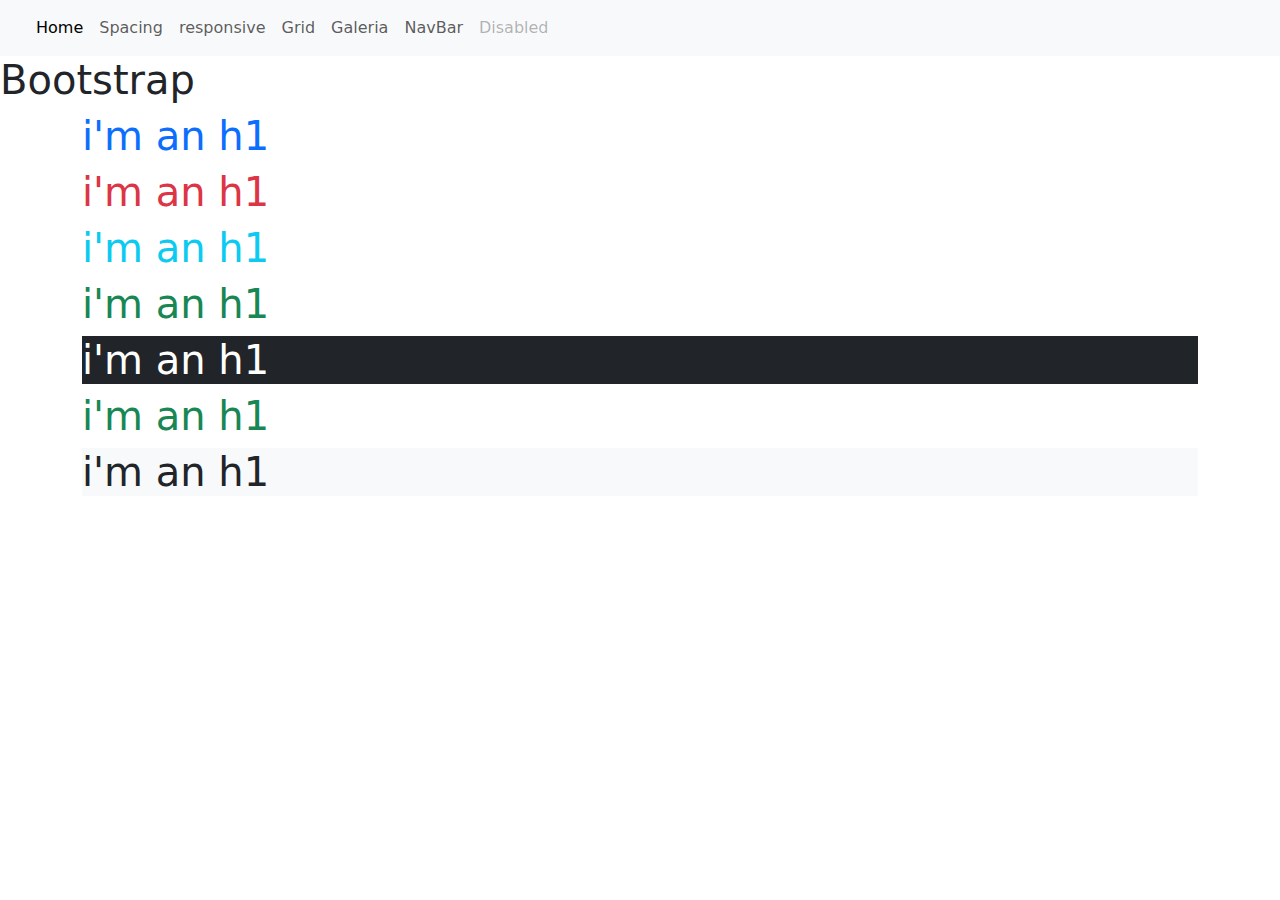
<file: index.html>
<!DOCTYPE html>
<html lang="es">
<head>
    <meta charset="UTF-8">
    <meta name="viewport" content="width=device-width, initial-scale=1.0">
    <meta http-equiv="X-UA-Compatible" content="ie=edge">
    <title>Bootstrap</title>
    <link href="https://cdn.jsdelivr.net/npm/bootstrap@5.3.3/dist/css/bootstrap.min.css" rel="stylesheet" integrity="sha384-QWTKZyjpPEjISv5WaRU9OFeRpok6YctnYmDr5pNlyT2bRjXh0JMhjY6hW+ALEwIH" crossorigin="anonymous">
</head>
<body>
    <header>
        <nav class="navbar navbar-expand-lg bg-body-tertiary">
            <div class="container-fluid">
              <a class="navbar-brand" href="#"></a>
              <button class="navbar-toggler" type="button" data-bs-toggle="collapse" data-bs-target="#navbarNav" aria-controls="navbarNav" aria-expanded="false" aria-label="Toggle navigation">
                <span class="navbar-toggler-icon"></span>
              </button>
              <div class="collapse navbar-collapse" id="navbarNav">
                <ul class="navbar-nav">
                  <li class="nav-item">
                    <a class="nav-link active" aria-current="page" href="index.html">Home</a>
                  </li>
                  <li class="nav-item">
                    <a class="nav-link" href="spacing.html">Spacing</a>
                  </li>
                  <li class="nav-item">
                    <a class="nav-link" href="responsive.html">responsive</a>
                  </li>
                  <li class="nav-item">
                    <a class="nav-link" href="grid.html">Grid</a>
                  </li>
                  <li class="nav-item">
                    <a class="nav-link" href="galeria.html">Galeria</a>
                  </li>
                  <li class="nav-item">
                    <a class="nav-link" href="barra_nav.html">NavBar</a>
                  </li>
                  <li class="nav-item">
                    <a class="nav-link disabled" aria-disabled="true">Disabled</a>
                  </li>
                </ul>
              </div>
            </div>
          </nav>
    </header>

    <h1>Bootstrap</h1>
    <div class="container">
        <h1 class="text-primary">i'm an h1</h1>
        <h1 class="text-danger">i'm an h1</h1>
        <h1 class="text-info">i'm an h1</h1>
        <h1 class="text-success">i'm an h1</h1>
        <h1 class="text-white bg-dark">i'm an h1</h1>
        <h1 class="text-success">i'm an h1</h1>
        <h1 class="bg-light">i'm an h1</h1>
    </div>
</body>
<script src="https://cdn.jsdelivr.net/npm/@popperjs/core@2.11.8/dist/umd/popper.min.js" integrity="sha384-I7E8VVD/ismYTF4hNIPjVp/Zjvgyol6VFvRkX/vR+Vc4jQkC+hVqc2pM8ODewa9r" crossorigin="anonymous"></script>
<script src="https://cdn.jsdelivr.net/npm/bootstrap@5.3.3/dist/js/bootstrap.min.js" integrity="sha384-0pUGZvbkm6XF6gxjEnlmuGrJXVbNuzT9qBBavbLwCsOGabYfZo0T0to5eqruptLy" crossorigin="anonymous"></script>
</html>
</file>
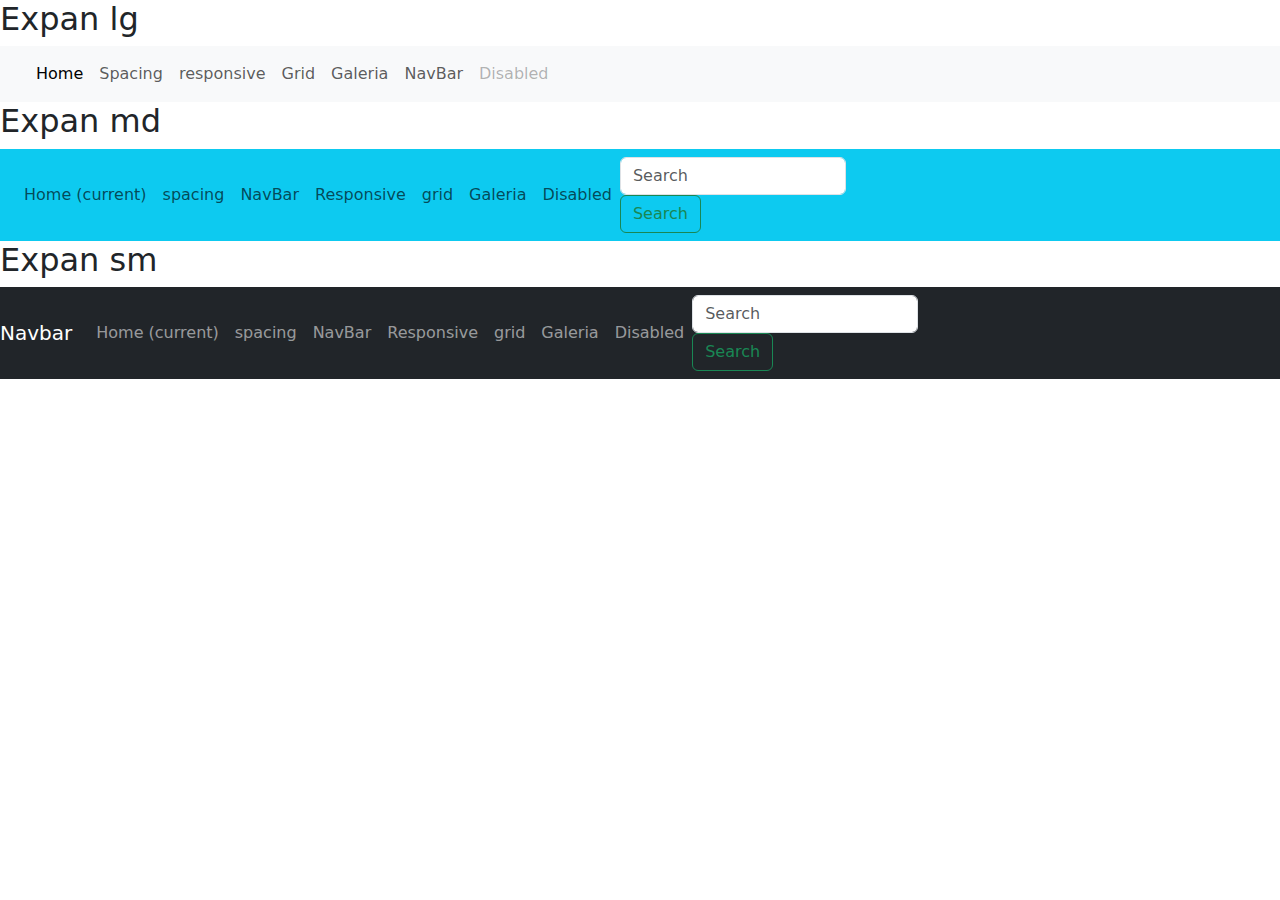
<file: barra_nav.html>
<!DOCTYPE html>
<html lang="es">
<head>
    <meta charset="UTF-8">
    <meta name="viewport" content="width=device-width, initial-scale=1.0">
    <title>NavBar</title>
    <link href="https://cdn.jsdelivr.net/npm/bootstrap@5.3.3/dist/css/bootstrap.min.css" rel="stylesheet" integrity="sha384-QWTKZyjpPEjISv5WaRU9OFeRpok6YctnYmDr5pNlyT2bRjXh0JMhjY6hW+ALEwIH" crossorigin="anonymous">
    <link rel="stylesheet" href="css/bootstrap.css">
</head>
<body>
    <h2>Expan lg</h2>
    <header>
        <nav class="navbar navbar-expand-lg bg-body-tertiary">
            <div class="container-fluid">
              <a class="navbar-brand" href="#"></a>
              <button class="navbar-toggler" type="button" data-bs-toggle="collapse" data-bs-target="#navbarNav" aria-controls="navbarNav" aria-expanded="false" aria-label="Toggle navigation">
                <span class="navbar-toggler-icon"></span>
              </button>
              <div class="collapse navbar-collapse" id="navbarNav">
                <ul class="navbar-nav">
                  <li class="nav-item">
                    <a class="nav-link active" aria-current="page" href="index.html">Home</a>
                  </li>
                  <li class="nav-item">
                    <a class="nav-link" href="spacing.html">Spacing</a>
                  </li>
                  <li class="nav-item">
                    <a class="nav-link" href="responsive.html">responsive</a>
                  </li>
                  <li class="nav-item">
                    <a class="nav-link" href="grid.html">Grid</a>
                  </li>
                  <li class="nav-item">
                    <a class="nav-link" href="galeria.html">Galeria</a>
                  </li>
                  <li class="nav-item">
                    <a class="nav-link" href="barra_nav.html">NavBar</a>
                  </li>
                  <li class="nav-item">
                    <a class="nav-link disabled" aria-disabled="true">Disabled</a>
                  </li>
                </ul>
              </div>
            </div>
          </nav>
    </header>
      <h2>Expan md</h2>
      <nav class="navbar navbar-expand-md navbar-light bg-info">
          <a class="navbar-brand" href="#"></a>
          <button class="navbar-toggler" 
              type="button" 
              data-toggle="collapse" 
              data-target="#navbarSupportedContent" 
              aria-controls="navbarSupportedContent" 
              aria-expanded="false" 
              aria-label="Toggle navigation">
              <span class="navbar-toggler-icon"></span>
          </button>
          <div class="collapse navbar-collapse" id="navbarSupportedContent">
              <ul class="navbar-nav mr-auto">
              <li class="nav-item active">
                  <a class="nav-link" href="index.html">Home <span class="sr-only">(current)</span></a>
              </li>
              <li class="nav-item">
                  <a class="nav-link" href="spacing.html">spacing</a>
              </li>
              <li class="nav-item">
                  <a class="nav-link" href="barra_nav.html">NavBar</a>
              </li>
              <li class="nav-item">
                <a class="nav-link" href="responsive.html">Responsive</a>
            </li>
            <li class="nav-item">
                <a class="nav-link" href="grid.html">grid</a>
            </li>
            <li class="nav-item">
                <a class="nav-link" href="galeria.html">Galeria</a>
            </li>
            <li class="nav-item">
              <li class="nav-item">
                  <a class="nav-link " href="#" tabindex="-1" aria-disabled="true">Disabled</a>
              </li>
              </ul>
              <form class="form-inline my-2 my-lg-0">
              <input class="form-control mr-sm-2" type="search" placeholder="Search" aria-label="Search">
              <button class="btn btn-outline-success my-2 my-sm-0" type="submit">Search</button>
              </form>
          </div>
        </nav>
        <h2>Expan sm</h2>
        <nav class="navbar navbar-expand-sm navbar-dark bg-dark">
            <a class="navbar-brand" href="#">Navbar</a>
            <button class="navbar-toggler" 
                type="button" 
                data-toggle="collapse" 
                data-target="#navbarSupportedContent" 
                aria-controls="navbarSupportedContent" 
                aria-expanded="false" 
                aria-label="Toggle navigation">
                <span class="navbar-toggler-icon"></span>
            </button>
            <div class="collapse navbar-collapse" id="navbarSupportedContent">
                <ul class="navbar-nav mr-auto">
                <li class="nav-item active">
                    <a class="nav-link" href="index.html">Home <span class="sr-only">(current)</span></a>
                </li>
                <li class="nav-item">
                    <a class="nav-link" href="spacing.html">spacing</a>
                </li>
                <li class="nav-item">
                    <a class="nav-link" href="barra_nav.html">NavBar</a>
                </li>
                <li class="nav-item">
                    <a class="nav-link" href="responsive.html">Responsive</a>
                </li>
                <li class="nav-item">
                    <a class="nav-link" href="grid.html">grid</a>
                </li>
                <li class="nav-item">
                    <a class="nav-link" href="galeria.html">Galeria</a>
                </li>
                <li class="nav-item">
                    <a class="nav-link " href="#" tabindex="-1" aria-disabled="true">Disabled</a>
                </li>
                </ul>
                <form class="form-inline my-2 my-lg-0">
                <input class="form-control mr-sm-2" type="search" placeholder="Search" aria-label="Search">
                <button class="btn btn-outline-success my-2 my-sm-0" type="submit">Search</button>
                </form>
            </div>
          </nav>
    
</body>
<script src="https://cdn.jsdelivr.net/npm/@popperjs/core@2.11.8/dist/umd/popper.min.js" integrity="sha384-I7E8VVD/ismYTF4hNIPjVp/Zjvgyol6VFvRkX/vR+Vc4jQkC+hVqc2pM8ODewa9r" crossorigin="anonymous"></script>
<script src="https://cdn.jsdelivr.net/npm/bootstrap@5.3.3/dist/js/bootstrap.min.js" integrity="sha384-0pUGZvbkm6XF6gxjEnlmuGrJXVbNuzT9qBBavbLwCsOGabYfZo0T0to5eqruptLy" crossorigin="anonymous"></script>
<script src="js/bootstrap.js"></script>
</html>
</file>
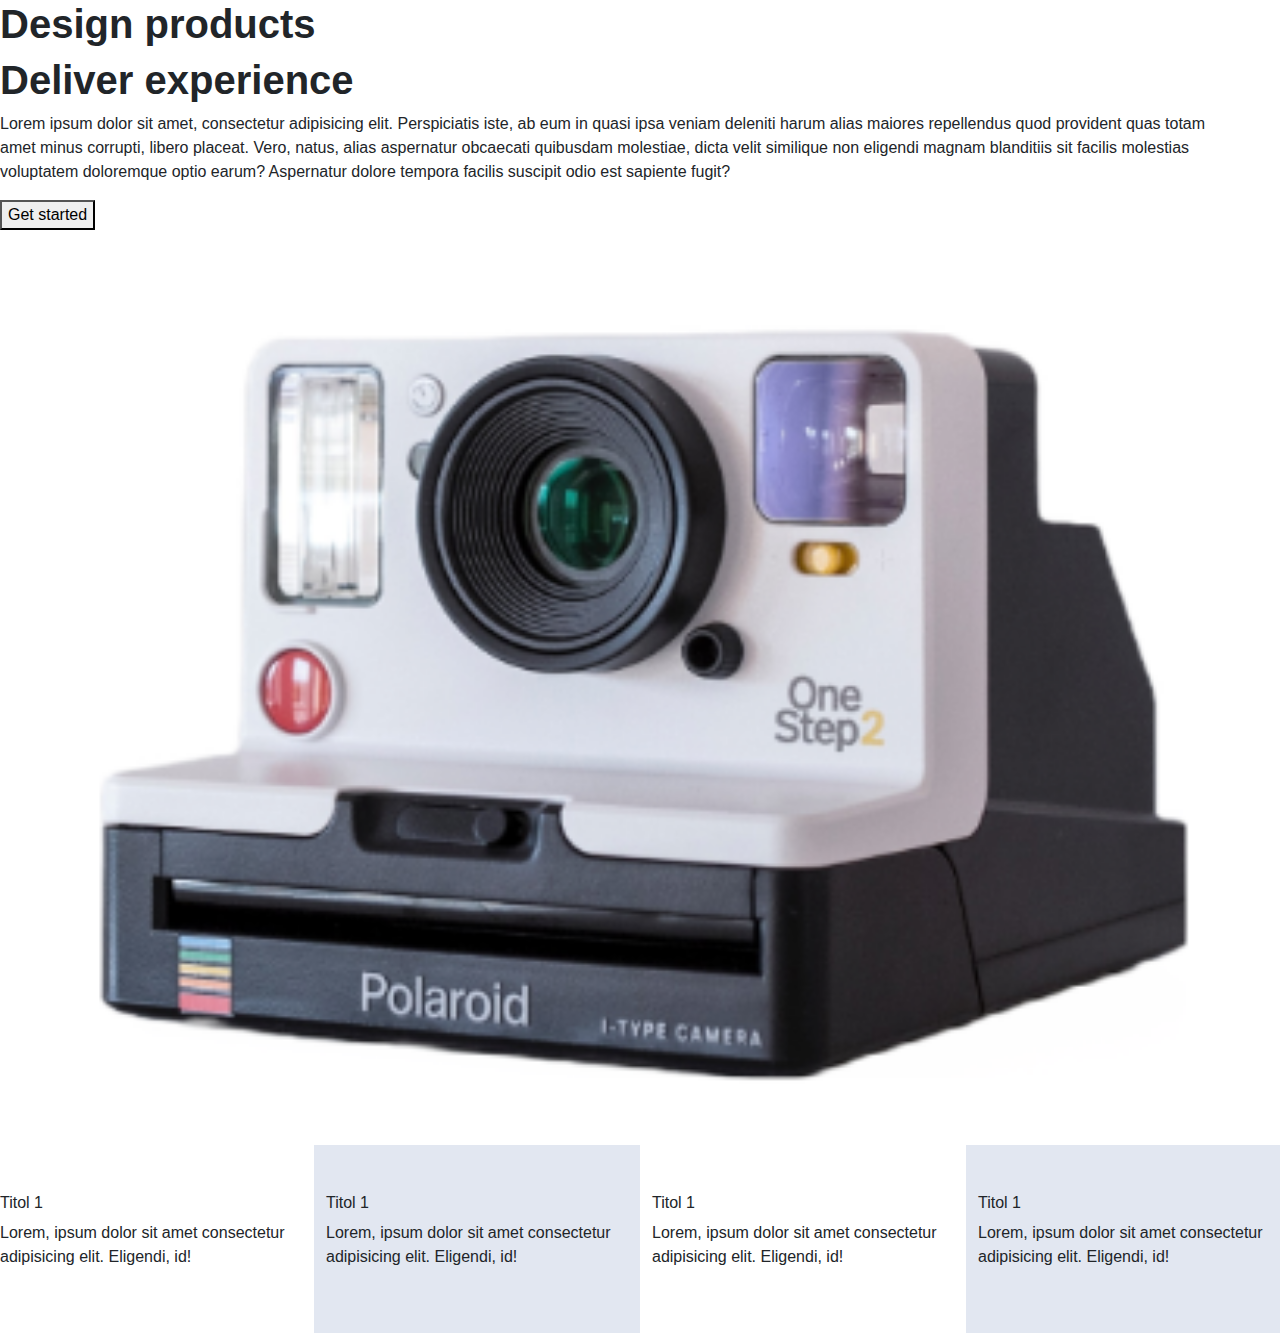
<file: figma.html>
<!DOCTYPE html>
<html lang="es">
<head>
    <meta charset="UTF-8">
    <meta name="viewport" content="width=device-width, initial-scale=1.0">
    <link href="https://cdn.jsdelivr.net/npm/bootstrap@5.3.3/dist/css/bootstrap.min.css" rel="stylesheet" integrity="sha384-QWTKZyjpPEjISv5WaRU9OFeRpok6YctnYmDr5pNlyT2bRjXh0JMhjY6hW+ALEwIH" crossorigin="anonymous">
    <link rel="stylesheet" href="css/bootstrap.css">
    <title>Figma_Practicar</title>
</head>
<body>
    <div class="row">

        <div class="row">
            <div class="col-12">
                <h1 class="lato-bold">Design products</h1>
                <h1 class="lato-bold" class=" bg-danger ml-5">Deliver experience</h1>
            </div>
            <div class="row">
                <div class="lato-regular" class="row">
                    <p ">Lorem ipsum dolor sit amet, consectetur adipisicing elit. Perspiciatis iste, ab eum in quasi ipsa veniam deleniti harum alias maiores repellendus quod provident quas totam amet minus corrupti, libero placeat.
                    Vero, natus, alias aspernatur obcaecati quibusdam molestiae, dicta velit similique non eligendi magnam blanditiis sit facilis molestias voluptatem doloremque optio earum? Aspernatur dolore tempora facilis suscipit odio est sapiente fugit?</p>
                        <button>Get started </button>
                </div>
            </div>
        </div>
        <div class="row">
            <img src="img/Captura de pantalla de 2024-11-22 11-15-41.png" alt="">
        </div>
    </div>
    <div class="row">
        <div class="  col-3 pb-5  pt-5 pl-4">
            <h6 class="lato-regular">Titol 1</h6>
            <p class="lato-light">Lorem, ipsum dolor sit amet consectetur adipisicing elit. Eligendi, id!</p>
        </div>
        <div  class=" bg-light col-3 pb-5  pt-5 pl-5" >
            <h6 class="lato-regular">Titol 1</h6>
            <p class="lato-light">Lorem, ipsum dolor sit amet consectetur adipisicing elit. Eligendi, id!</p>
        </div>
        <div class="col-3 pb-5  pt-5 pl-5">
            <h6 class="lato-regular">Titol 1</h6>
            <p class="lato-light">Lorem, ipsum dolor sit amet consectetur adipisicing elit. Eligendi, id!</p>
        </div>
        <div class="bg-light col-3 pb-5  pt-5 pl-5">
              <h6 class="lato-regular">Titol 1</h6>
            <p class="lato-light">Lorem, ipsum dolor sit amet consectetur adipisicing elit. Eligendi, id!</p>
        </div>
    </div>
</body>
<script src="https://cdn.jsdelivr.net/npm/@popperjs/core@2.11.8/dist/umd/popper.min.js" integrity="sha384-I7E8VVD/ismYTF4hNIPjVp/Zjvgyol6VFvRkX/vR+Vc4jQkC+hVqc2pM8ODewa9r" crossorigin="anonymous"></script>
<script src="https://cdn.jsdelivr.net/npm/bootstrap@5.3.3/dist/js/bootstrap.min.js" integrity="sha384-0pUGZvbkm6XF6gxjEnlmuGrJXVbNuzT9qBBavbLwCsOGabYfZo0T0to5eqruptLy" crossorigin="anonymous"></script>
</html>
</file>
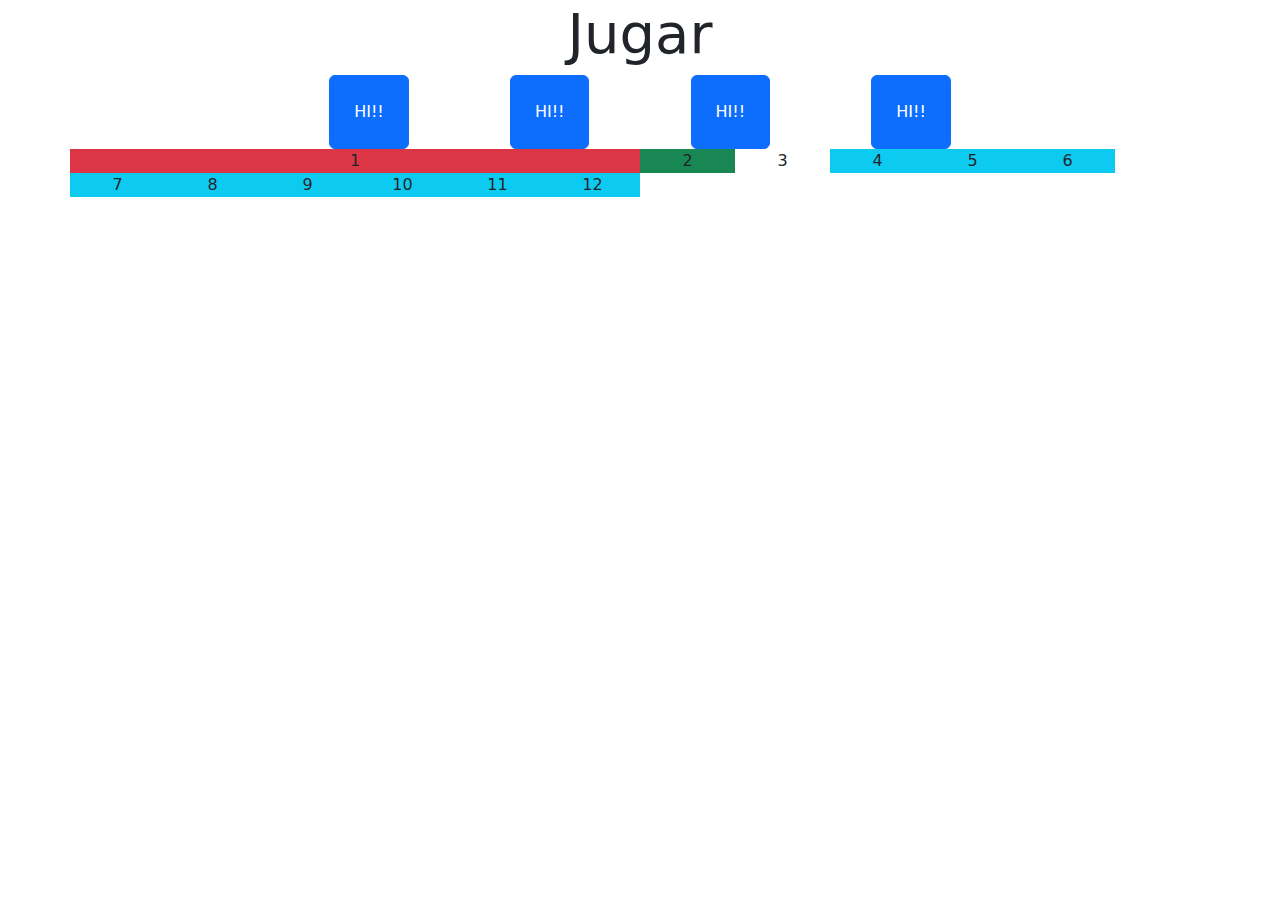
<file: jugar.html>
<!DOCTYPE html>
<html lang="en">
<head>
    <meta charset="UTF-8">
    <meta name="viewport" content="width=device-width, initial-scale=1.0">
    <link rel="stylesheet" href="css/bootstrap.css">
    <link href="https://cdn.jsdelivr.net/npm/bootstrap@5.3.3/dist/css/bootstrap.min.css" rel="stylesheet" integrity="sha384-QWTKZyjpPEjISv5WaRU9OFeRpok6YctnYmDr5pNlyT2bRjXh0JMhjY6hW+ALEwIH" crossorigin="anonymous">

    <title>jugar</title>
</head>
<body>
    <div class="container text-center">
        <h1 class="display-4">Jugar</h1>
        <button class="btn btn-primary p-4 mx-0 mx-sm-2 mx-md-3 mx-lg-4 mx-xl-5">HI!!</button>
        <button class="btn btn-primary p-4 mx-0 mx-sm-2 mx-md-3 mx-lg-4 mx-xl-5">HI!!</button>
        <button class="btn btn-primary p-4 mx-0 mx-sm-2 mx-md-3 mx-lg-4 mx-xl-5">HI!!</button>
        <button class="btn btn-primary p-4 mx-0 mx-sm-2 mx-md-3 mx-lg-4 mx-xl-5">HI!!</button>
</body>

<div class="row">
    <div class=" bg-danger col-6">1</div>
    <div class=" bg-success col-1">2</div>
    <div class=" bg-suc col-1">3</div>
    <div class=" bg-info col-1">4</div>
    <div class=" bg-info col-1">5</div>
    <div class=" bg-info col-1">6</div>


</div>
<div class="row">
    <div class=" bg-info col-1">7</div>
    <div class=" bg-info col-1">8</div>
    <div class=" bg-info col-1">9</div>
    <div class=" bg-info col-1">10</div>
    <div class=" bg-info col-1">11</div>
    <div class=" bg-info col-1">12</div>
</div>


<script src="https://cdn.jsdelivr.net/npm/@popperjs/core@2.11.8/dist/umd/popper.min.js" integrity="sha384-I7E8VVD/ismYTF4hNIPjVp/Zjvgyol6VFvRkX/vR+Vc4jQkC+hVqc2pM8ODewa9r" crossorigin="anonymous"></script>
<script src="https://cdn.jsdelivr.net/npm/bootstrap@5.3.3/dist/js/bootstrap.min.js" integrity="sha384-0pUGZvbkm6XF6gxjEnlmuGrJXVbNuzT9qBBavbLwCsOGabYfZo0T0to5eqruptLy" crossorigin="anonymous"></script>
</html>
</file>
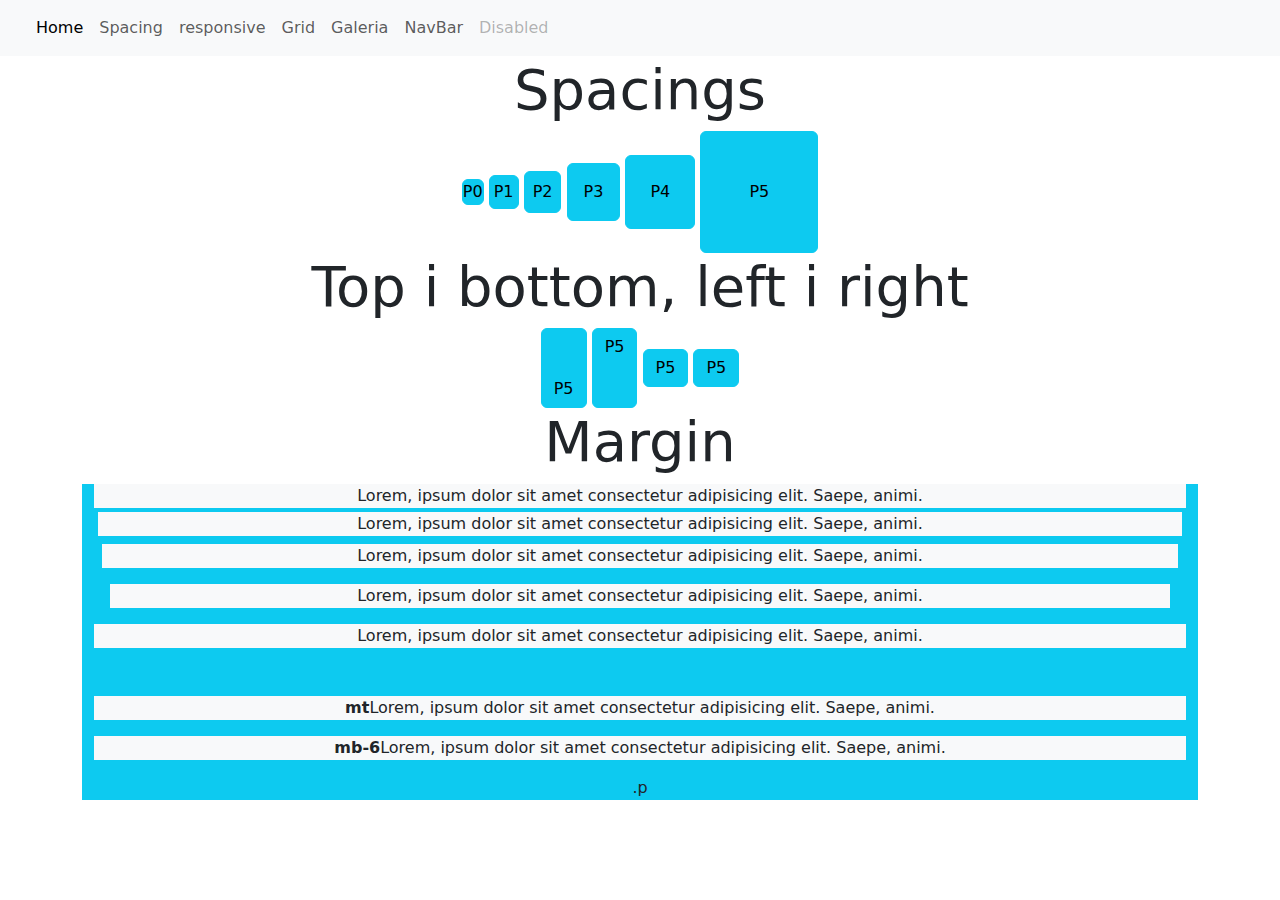
<file: spacing.html>
<!DOCTYPE html>
<html lang="es">
<head>
    <meta charset="UTF-8">
    <meta name="viewport" content="width=device-width, initial-scale=1.0">
    <title>Spacing</title>
    <link rel="stylesheet" href="css/bootstrap.css">
    <link href="https://cdn.jsdelivr.net/npm/bootstrap@5.3.3/dist/css/bootstrap.min.css" rel="stylesheet" integrity="sha384-QWTKZyjpPEjISv5WaRU9OFeRpok6YctnYmDr5pNlyT2bRjXh0JMhjY6hW+ALEwIH" crossorigin="anonymous">

  </head>
<body>
    <header>
        <nav class="navbar navbar-expand-lg bg-body-tertiary">
            <div class="container-fluid">
              <a class="navbar-brand" href="#"></a>
              <button class="navbar-toggler" type="button" data-bs-toggle="collapse" data-bs-target="#navbarNav" aria-controls="navbarNav" aria-expanded="false" aria-label="Toggle navigation">
                <span class="navbar-toggler-icon"></span>
              </button>
              <div class="collapse navbar-collapse" id="navbarNav">
                <ul class="navbar-nav">
                  <li class="nav-item">
                    <a class="nav-link active" aria-current="page" href="index.html">Home</a>
                  </li>
                  <li class="nav-item">
                    <a class="nav-link" href="spacing.html">Spacing</a>
                  </li>
                  <li class="nav-item">
                    <a class="nav-link" href="responsive.html">responsive</a>
                  </li>
                  <li class="nav-item">
                    <a class="nav-link" href="grid.html">Grid</a>
                  </li>
                  <li class="nav-item">
                    <a class="nav-link" href="galeria.html">Galeria</a>
                  </li>
                  <li class="nav-item">
                    <a class="nav-link" href="barra_nav.html">NavBar</a>
                  </li>
                  <li class="nav-item">
                    <a class="nav-link disabled" aria-disabled="true">Disabled</a>
                  </li>
                </ul>
              </div>
            </div>
          </nav>
    </header>
    <div class="container text-center">
        <h1 class="display-4">Spacings</h1>
        <button class="btn btn-info p-0">P0</button>
        <button class="btn btn-info p-1">P1</button>
        <button class="btn btn-info p-2">P2</button>
        <button class="btn btn-info p-3">P3</button>
        <button class="btn btn-info p-4">P4</button>
        <button class="btn btn-info p-5">P5</button>

        
        <h2 class="display-4"> Top i bottom, left i right</h2>
        <button class="btn btn-info pt-5">P5</button>
        <button class="btn btn-info pb-5">P5</button>
        <button class="btn btn-info pl-5">P5</button>
        <button class="btn btn-info pr-5">P5</button>
        <h2 class="display-4"> Margin</h2>
        <div class="container bg-info">
            <p class="bg-light m-0">Lorem, ipsum dolor sit amet consectetur adipisicing elit. Saepe, animi.</p>
            <p class="bg-light m-1">Lorem, ipsum dolor sit amet consectetur adipisicing elit. Saepe, animi.</p>
            <p class="bg-light m-2">Lorem, ipsum dolor sit amet consectetur adipisicing elit. Saepe, animi.</p>
            <p class="bg-light m-3">Lorem, ipsum dolor sit amet consectetur adipisicing elit. Saepe, animi.</p>
            <p class="bg-light ml-4">Lorem, ipsum dolor sit amet consectetur adipisicing elit. Saepe, animi.</p>
            <p class="bg-light mt-5"><strong>mt</strong>Lorem, ipsum dolor sit amet consectetur adipisicing elit. Saepe, animi.</p>
            <p class="bg-light mb-6"><strong>mb-6</strong>Lorem, ipsum dolor sit amet consectetur adipisicing elit. Saepe, animi.</p>
            .p
          </div>

    </div>
</body>
<script src="https://cdn.jsdelivr.net/npm/@popperjs/core@2.11.8/dist/umd/popper.min.js" integrity="sha384-I7E8VVD/ismYTF4hNIPjVp/Zjvgyol6VFvRkX/vR+Vc4jQkC+hVqc2pM8ODewa9r" crossorigin="anonymous"></script>
<script src="https://cdn.jsdelivr.net/npm/bootstrap@5.3.3/dist/js/bootstrap.min.js" integrity="sha384-0pUGZvbkm6XF6gxjEnlmuGrJXVbNuzT9qBBavbLwCsOGabYfZo0T0to5eqruptLy" crossorigin="anonymous"></script>
</html>
</file>
